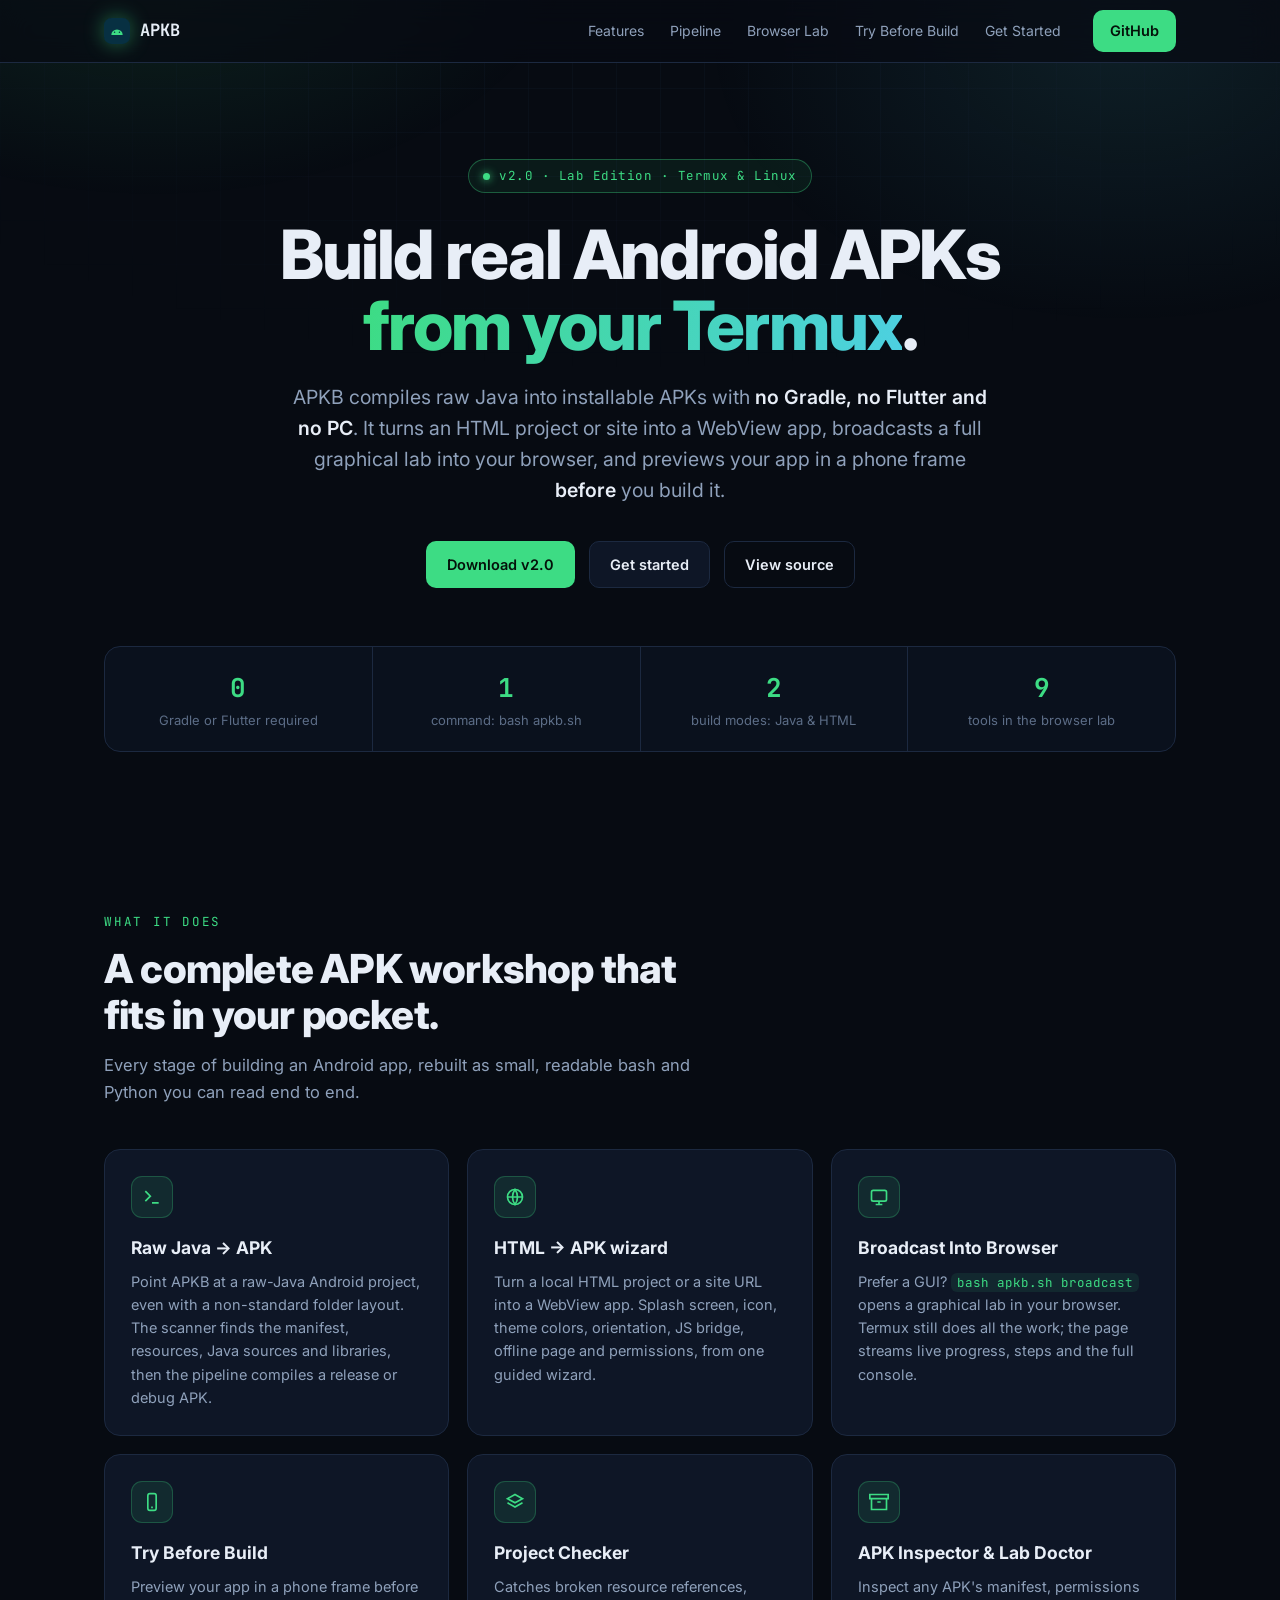
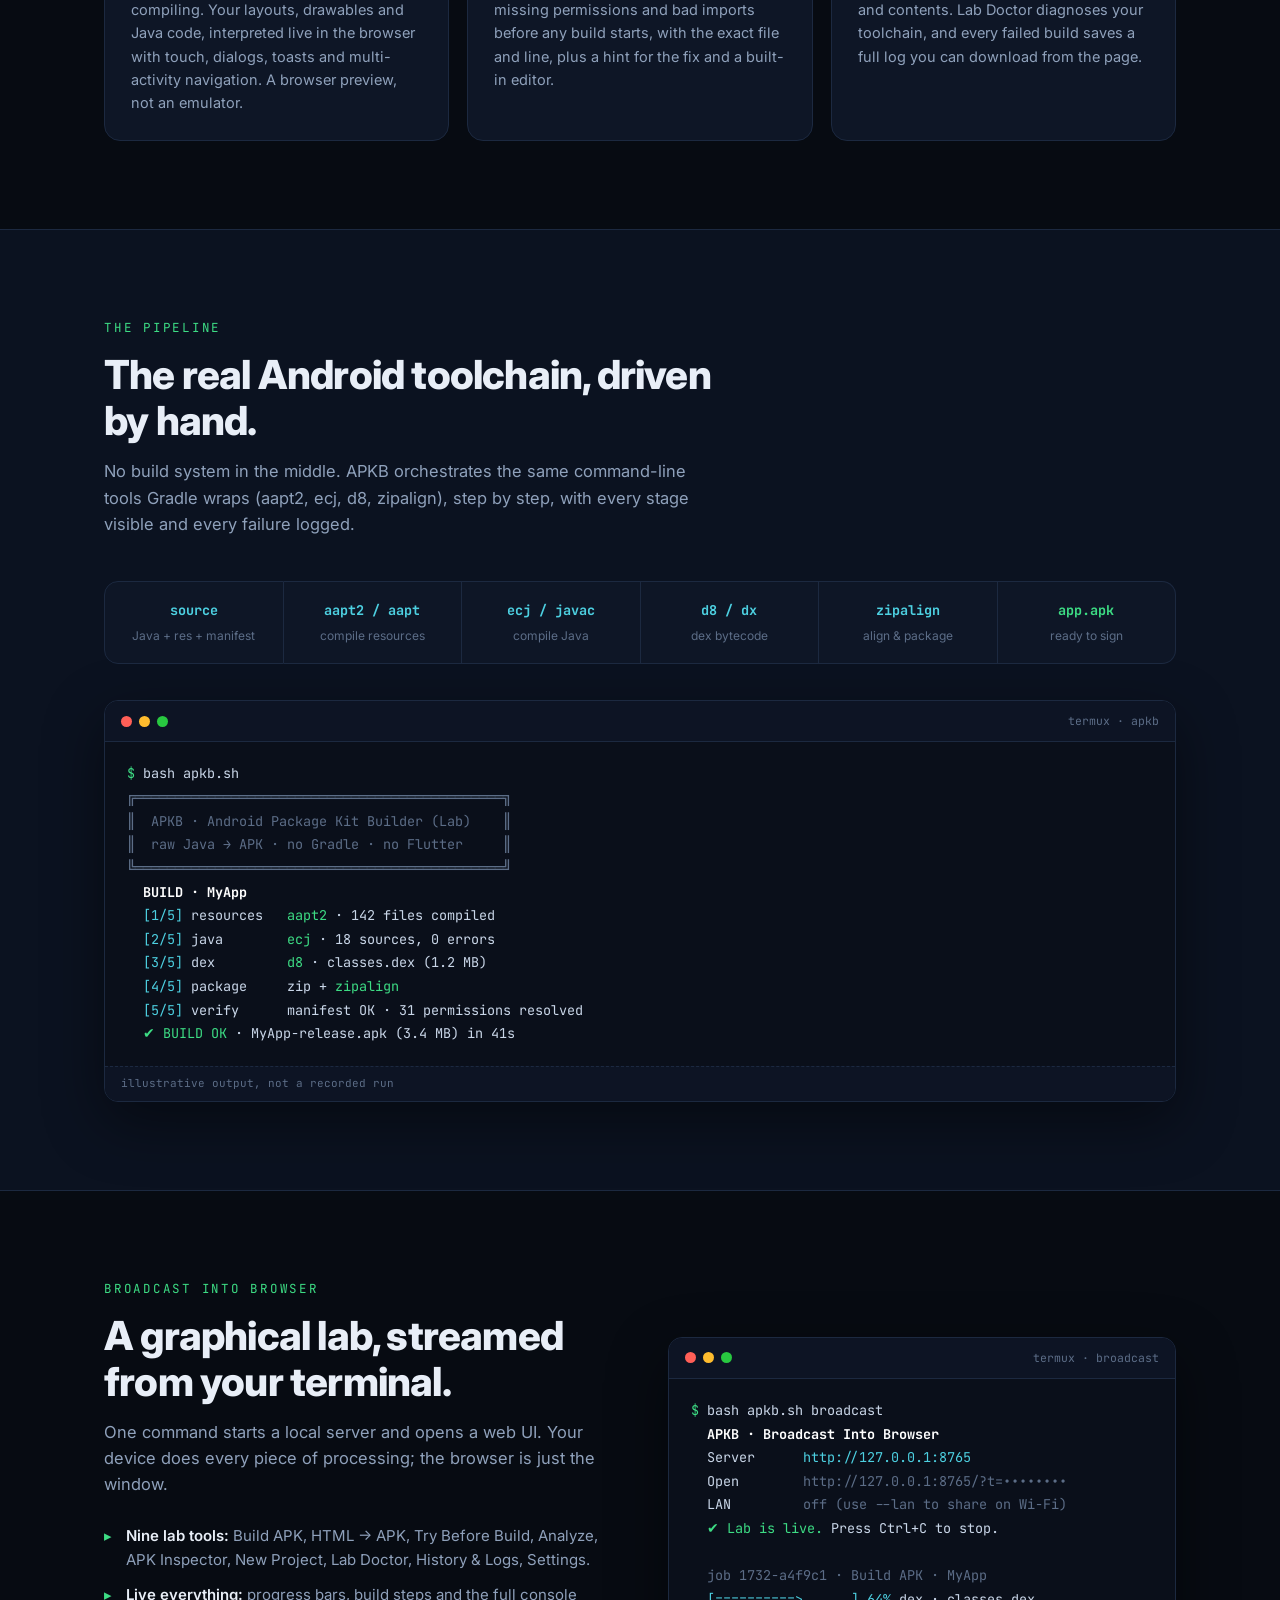
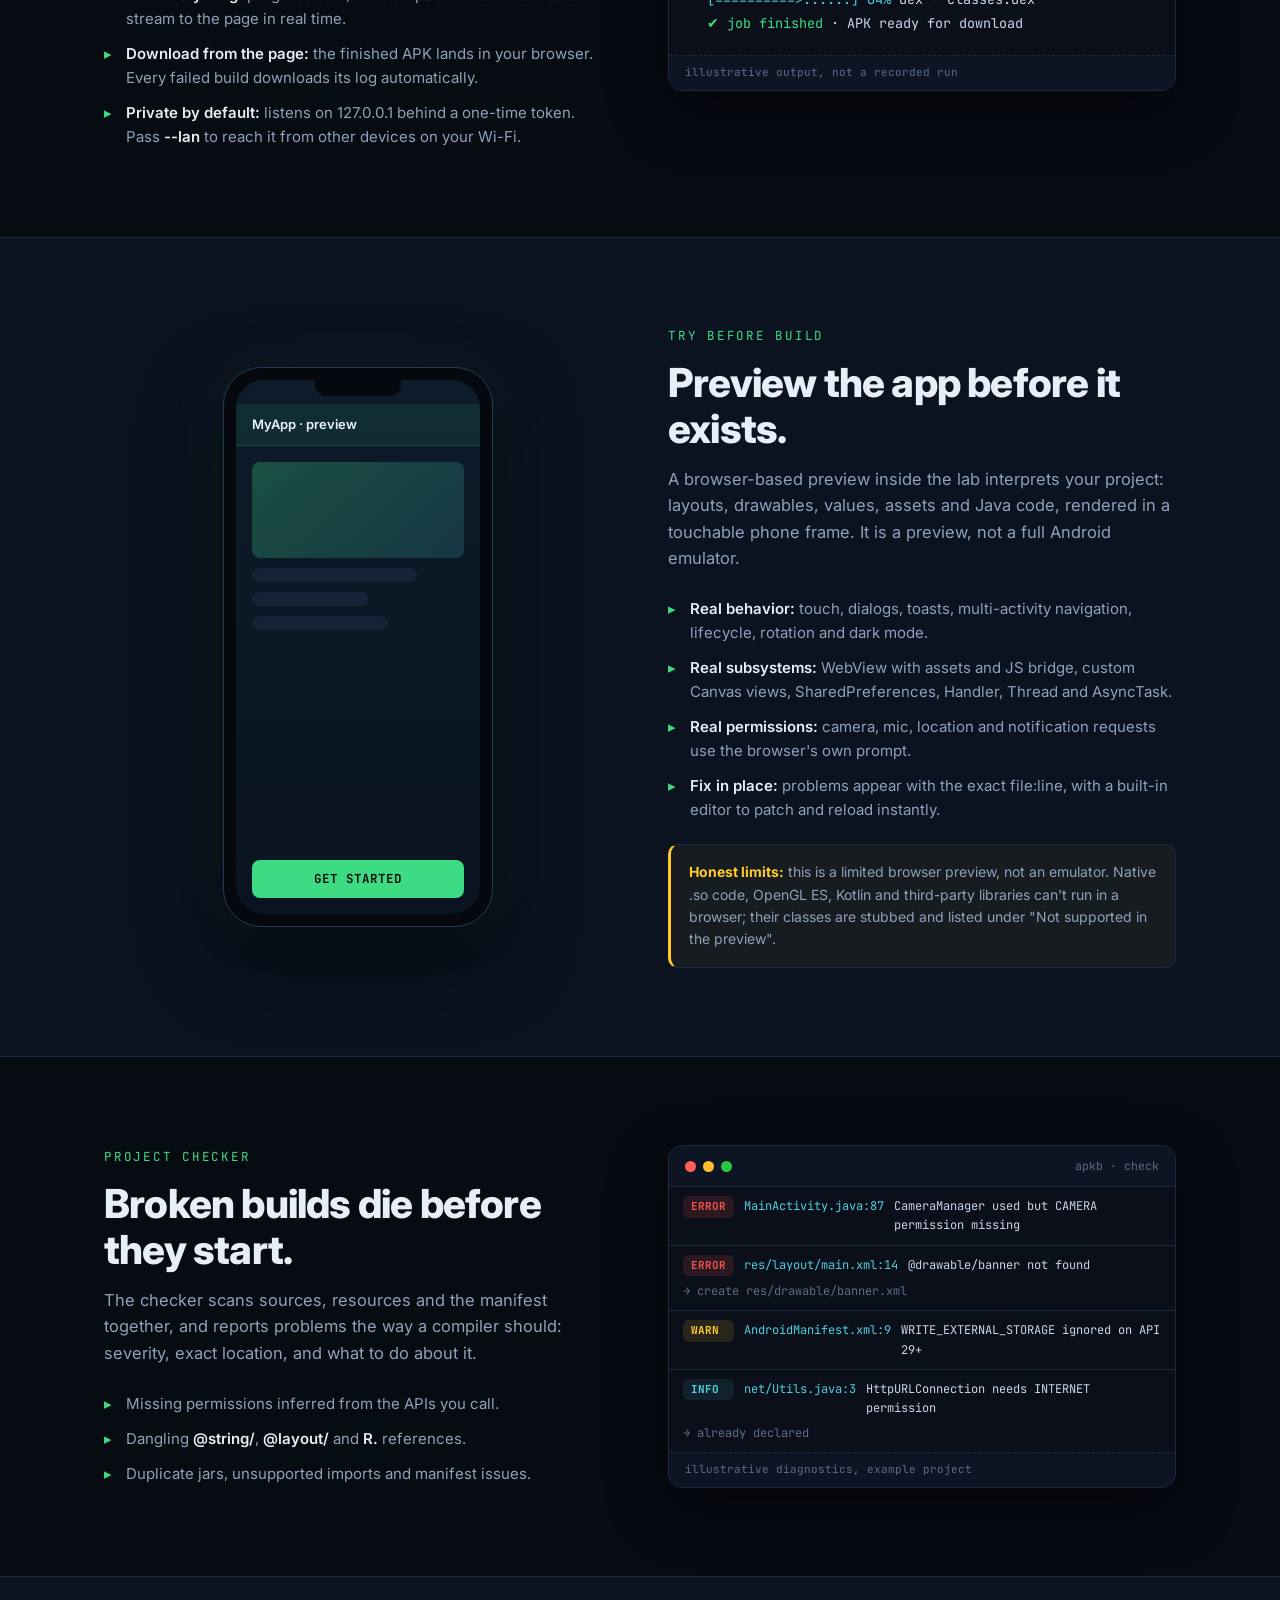
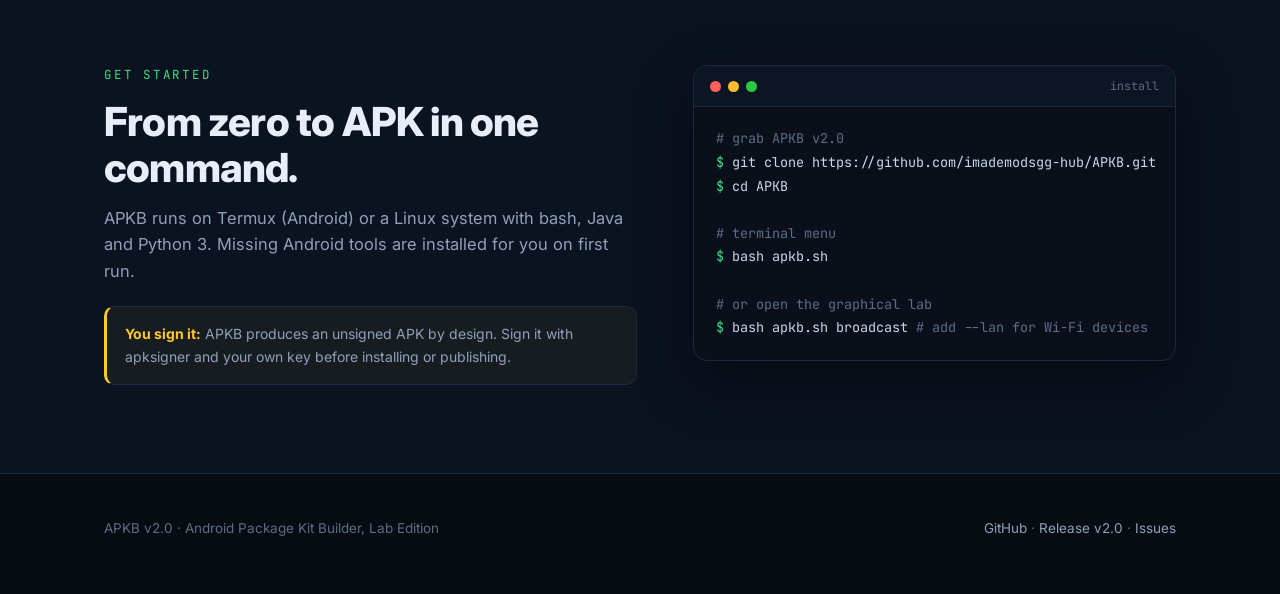
<file: docs/index.html>
<!doctype html>
<html lang="en">
<head>
<meta charset="utf-8">
<meta name="viewport" content="width=device-width, initial-scale=1">
<title>APKB · Build Android APKs from your Termux</title>
<meta name="description" content="APKB turns raw Java into installable Android APKs on Termux or Linux. No Gradle, no Flutter, no PC. With a browser lab and a phone simulator that runs your app before you build it.">
<link rel="icon" href="data:image/svg+xml,%3Csvg xmlns='http://www.w3.org/2000/svg' viewBox='0 0 32 32'%3E%3Crect width='32' height='32' rx='9' fill='%23073042'/%3E%3Cpath d='M9 21a7 7 0 0 1 14 0z' fill='%233DDC84'/%3E%3Ccircle cx='13' cy='17.6' r='.9' fill='%23073042'/%3E%3Ccircle cx='19' cy='17.6' r='.9' fill='%23073042'/%3E%3C/svg%3E">
<link rel="preconnect" href="https://fonts.googleapis.com">
<link rel="preconnect" href="https://fonts.gstatic.com" crossorigin>
<link href="https://fonts.googleapis.com/css2?family=Inter:wght@400;500;600;700;800&family=JetBrains+Mono:wght@400;500;700&display=swap" rel="stylesheet">
<style>
:root{
  --bg:#070b12; --bg2:#0b1220; --panel:#0e1626; --line:#1c2940;
  --ink:#e8eef7; --dim:#8fa1bb; --faint:#5c6d87;
  --green:#3ddc84; --green-deep:#0f9d58; --cyan:#4dd0e1; --amber:#ffca28; --red:#ef5350;
  --mono:'JetBrains Mono',ui-monospace,monospace;
}
*{margin:0;padding:0;box-sizing:border-box}
html{scroll-behavior:smooth}
body{background:var(--bg);color:var(--ink);font-family:'Inter',system-ui,sans-serif;line-height:1.6;overflow-x:hidden}
a{color:inherit;text-decoration:none}
.wrap{max-width:1120px;margin:0 auto;padding:0 24px}
.glow{position:fixed;inset:0;pointer-events:none;z-index:0;
  background:
    radial-gradient(700px 420px at 12% -6%, rgba(61,220,132,.12), transparent 60%),
    radial-gradient(700px 480px at 88% 4%, rgba(77,208,225,.10), transparent 60%);}
.grid-bg{position:fixed;inset:0;pointer-events:none;z-index:0;opacity:.5;
  background-image:linear-gradient(rgba(28,41,64,.35) 1px,transparent 1px),linear-gradient(90deg,rgba(28,41,64,.35) 1px,transparent 1px);
  background-size:44px 44px;
  mask-image:radial-gradient(ellipse 90% 55% at 50% 0%,#000 30%,transparent 75%);}
header.nav{position:sticky;top:0;z-index:10;backdrop-filter:blur(14px);background:rgba(7,11,18,.72);border-bottom:1px solid var(--line)}
.nav-in{display:flex;align-items:center;gap:14px;height:62px}
.logo{display:flex;align-items:center;gap:10px;font-family:var(--mono);font-weight:700;font-size:17px}
.logo svg{filter:drop-shadow(0 0 10px rgba(61,220,132,.45))}
.nav-links{margin-left:auto;display:flex;gap:26px;font-size:14px;color:var(--dim)}
.nav-links a:hover{color:var(--green)}
.btn{display:inline-flex;align-items:center;gap:8px;font-weight:600;font-size:14.5px;padding:11px 20px;border-radius:10px;border:1px solid var(--line);background:var(--panel);transition:.18s}
.btn:hover{transform:translateY(-1px);border-color:#2c3d5c}
.btn.primary{background:var(--green);color:#04120a;border-color:transparent}
.btn.primary:hover{box-shadow:0 6px 26px rgba(61,220,132,.35)}
.btn.ghost{background:transparent}
.nav-cta{margin-left:18px;padding:8px 16px}
.hero{position:relative;z-index:1;padding:96px 0 72px;text-align:center}
.eyebrow{display:inline-flex;align-items:center;gap:9px;font-family:var(--mono);font-size:12.5px;color:var(--green);border:1px solid rgba(61,220,132,.35);background:rgba(61,220,132,.07);padding:6px 14px;border-radius:999px;letter-spacing:.04em}
.eyebrow .dot{width:7px;height:7px;border-radius:50%;background:var(--green);box-shadow:0 0 8px var(--green)}
h1{font-size:clamp(40px,6.2vw,68px);font-weight:800;letter-spacing:-.03em;line-height:1.05;margin:26px auto 20px;max-width:840px}
h1 .g{background:linear-gradient(100deg,var(--green),var(--cyan));-webkit-background-clip:text;background-clip:text;color:transparent}
.lede{font-size:clamp(16px,2vw,19.5px);color:var(--dim);max-width:700px;margin:0 auto 34px}
.lede b{color:var(--ink);font-weight:600}
.cta{display:flex;gap:14px;justify-content:center;flex-wrap:wrap}
.stats{display:flex;gap:0;justify-content:center;flex-wrap:wrap;margin-top:58px;border:1px solid var(--line);border-radius:16px;background:rgba(14,22,38,.6);overflow:hidden}
.stat{padding:20px 34px;text-align:center;flex:1;min-width:170px}
.stat+.stat{border-left:1px solid var(--line)}
.stat .n{font-family:var(--mono);font-size:26px;font-weight:700;color:var(--green)}
.stat .l{font-size:13px;color:var(--faint);margin-top:2px}
section{position:relative;z-index:1;padding:88px 0}
.kicker{font-family:var(--mono);font-size:12.5px;letter-spacing:.14em;text-transform:uppercase;color:var(--green);margin-bottom:14px}
h2{font-size:clamp(28px,3.6vw,40px);font-weight:800;letter-spacing:-.02em;line-height:1.15;max-width:640px}
.sub{color:var(--dim);max-width:620px;margin-top:14px;font-size:16.5px}
.cards{display:grid;grid-template-columns:repeat(auto-fit,minmax(300px,1fr));gap:18px;margin-top:44px}
.card{background:var(--panel);border:1px solid var(--line);border-radius:16px;padding:26px;transition:.2s}
.card:hover{transform:translateY(-3px);border-color:rgba(61,220,132,.4);box-shadow:0 14px 40px rgba(0,0,0,.35)}
.card .ic{width:42px;height:42px;border-radius:11px;display:flex;align-items:center;justify-content:center;background:rgba(61,220,132,.1);border:1px solid rgba(61,220,132,.25);margin-bottom:16px}
.card h3{font-size:17.5px;font-weight:700;margin-bottom:8px}
.card p{font-size:14.5px;color:var(--dim)}
.card code{font-family:var(--mono);font-size:12.5px;background:rgba(61,220,132,.09);color:var(--green);padding:1px 6px;border-radius:6px}
.term{background:#0a0f1a;border:1px solid var(--line);border-radius:14px;overflow:hidden;box-shadow:0 20px 60px rgba(0,0,0,.45)}
.term-bar{display:flex;align-items:center;gap:7px;padding:11px 16px;border-bottom:1px solid var(--line);background:#0d1424}
.term-bar i{width:11px;height:11px;border-radius:50%;display:block}
.term-bar i:nth-child(1){background:#ff5f57}.term-bar i:nth-child(2){background:#febc2e}.term-bar i:nth-child(3){background:#28c840}
.term-bar span{margin-left:auto;font-family:var(--mono);font-size:11.5px;color:var(--faint)}
.term pre{padding:20px 22px;font-family:var(--mono);font-size:13.5px;line-height:1.75;overflow-x:auto;color:#c9d6e8}
.t-g{color:var(--green)}.t-c{color:var(--cyan)}.t-d{color:var(--faint)}.t-a{color:var(--amber)}.t-r{color:var(--red)}.t-w{color:#fff;font-weight:700}
.split{display:grid;grid-template-columns:1fr 1fr;gap:56px;align-items:center}
@media(max-width:900px){.split{grid-template-columns:1fr}.nav-links{display:none}}
.pipe{display:flex;align-items:stretch;gap:0;margin-top:44px;flex-wrap:wrap}
.step{flex:1;min-width:150px;background:var(--panel);border:1px solid var(--line);padding:18px 16px;text-align:center;position:relative}
.step:first-child{border-radius:14px 0 0 14px}
.step:last-child{border-radius:0 14px 14px 0}
.step+.step{border-left:none}
.step .t{font-family:var(--mono);font-size:13.5px;font-weight:700;color:var(--cyan)}
.step .d{font-size:12px;color:var(--faint);margin-top:4px}
.step.end .t{color:var(--green)}
@media(max-width:900px){.step{border-radius:0}.step:first-child{border-radius:14px 14px 0 0}.step:last-child{border-radius:0 0 14px 14px}.step+.step{border-left:1px solid var(--line);border-top:none}}
.phone{width:270px;height:560px;margin:0 auto;background:#05080e;border:1.5px solid #2a3a55;border-radius:38px;padding:12px;box-shadow:0 30px 80px rgba(0,0,0,.55),0 0 60px rgba(61,220,132,.08)}
.screen{height:100%;border-radius:28px;background:linear-gradient(180deg,#0d1b2a,#0a1420);overflow:hidden;display:flex;flex-direction:column}
.notch{height:24px;display:flex;justify-content:center;align-items:flex-start}
.notch i{width:86px;height:16px;background:#05080e;border-radius:0 0 12px 12px;display:block}
.appbar{padding:10px 16px;font-size:13px;font-weight:600;color:#eaf2ff;background:rgba(61,220,132,.09);border-bottom:1px solid rgba(61,220,132,.18)}
.screen .body{flex:1;padding:16px;display:flex;flex-direction:column;gap:10px}
.sk{border-radius:8px;background:#152238}
.sk.lg{height:96px;background:linear-gradient(135deg,rgba(61,220,132,.28),rgba(77,208,225,.16))}
.sk.md{height:14px;width:78%}
.sk.sm{height:14px;width:55%}
.sk.btn-row{height:38px;margin-top:auto;background:var(--green);display:flex;align-items:center;justify-content:center;color:#04120a;font-size:12.5px;font-weight:700;font-family:var(--mono)}
.feat-list{list-style:none;margin-top:26px;display:grid;gap:11px}
.feat-list li{position:relative;padding-left:22px;font-size:15px;color:var(--dim)}
.feat-list li::before{content:"▸";color:var(--green);font-weight:700;position:absolute;left:0;top:0}
.feat-list b{color:var(--ink);font-weight:600}
.checkline{display:flex;flex-wrap:wrap;gap:6px 10px;padding:9px 14px;border-bottom:1px solid var(--line);font-family:var(--mono);font-size:12px;align-items:baseline}
.term-cap{font-family:var(--mono);font-size:11px;color:var(--faint);padding:8px 16px;border-top:1px dashed var(--line);background:#0d1424}
.checkline:last-child{border-bottom:none}
.sev{flex-shrink:0;font-weight:700;font-size:11px;padding:2px 8px;border-radius:6px}
.sev.e{background:rgba(239,83,80,.14);color:var(--red)}
.sev.w{background:rgba(255,202,40,.12);color:var(--amber)}
.sev.i{background:rgba(77,208,225,.1);color:var(--cyan)}
.loc{color:var(--cyan)}
.checkline .msg{color:#c9d6e8;flex:1 1 220px;min-width:0;overflow-wrap:anywhere}
.checkline .hint{color:var(--faint);flex:1 1 140px;min-width:0;overflow-wrap:anywhere}
.getstart{display:grid;grid-template-columns:1.05fr .95fr;gap:56px;align-items:start}
@media(max-width:900px){.getstart{grid-template-columns:1fr}}
.note{border:1px solid var(--line);border-left:3px solid var(--amber);background:rgba(255,202,40,.05);border-radius:10px;padding:16px 18px;font-size:14px;color:var(--dim);margin-top:22px}
.note b{color:var(--amber)}
footer{border-top:1px solid var(--line);padding:44px 0 54px;position:relative;z-index:1}
.foot-in{display:flex;justify-content:space-between;gap:22px;flex-wrap:wrap;align-items:center;color:var(--faint);font-size:13.5px}
.foot-in a{color:var(--dim)}
.foot-in a:hover{color:var(--green)}
</style>
</head>
<body>
<div class="glow"></div>
<div class="grid-bg"></div>

<header class="nav">
  <div class="wrap nav-in">
    <a class="logo" href="#top">
      <svg width="26" height="26" viewBox="0 0 32 32"><rect width="32" height="32" rx="9" fill="#073042"/><path d="M9 21a7 7 0 0 1 14 0z" fill="#3DDC84"/><circle cx="13" cy="17.6" r=".9" fill="#073042"/><circle cx="19" cy="17.6" r=".9" fill="#073042"/></svg>
      APKB
    </a>
    <nav class="nav-links">
      <a href="#features">Features</a>
      <a href="#pipeline">Pipeline</a>
      <a href="#lab">Browser Lab</a>
      <a href="#try">Try Before Build</a>
      <a href="#start">Get Started</a>
    </nav>
    <a class="btn primary nav-cta" href="https://github.com/imademodsgg-hub/APKB">GitHub</a>
  </div>
</header>

<section class="hero" id="top">
  <div class="wrap">
    <span class="eyebrow"><span class="dot"></span> v2.0 · Lab Edition · Termux &amp; Linux</span>
    <h1>Build real Android APKs<br><span class="g">from your Termux</span>.</h1>
    <p class="lede">APKB compiles raw Java into installable APKs with <b>no Gradle, no Flutter and no PC</b>. It turns an HTML project or site into a WebView app, broadcasts a full graphical lab into your browser, and previews your app in a phone frame <b>before</b> you build it.</p>
    <div class="cta">
      <a class="btn primary" href="https://github.com/imademodsgg-hub/APKB/releases/tag/v2.0">Download v2.0</a>
      <a class="btn" href="#start">Get started</a>
      <a class="btn ghost" href="https://github.com/imademodsgg-hub/APKB">View source</a>
    </div>
    <div class="stats">
      <div class="stat"><div class="n">0</div><div class="l">Gradle or Flutter required</div></div>
      <div class="stat"><div class="n">1</div><div class="l">command: bash apkb.sh</div></div>
      <div class="stat"><div class="n">2</div><div class="l">build modes: Java &amp; HTML</div></div>
      <div class="stat"><div class="n">9</div><div class="l">tools in the browser lab</div></div>
    </div>
  </div>
</section>

<section id="features">
  <div class="wrap">
    <div class="kicker">What it does</div>
    <h2>A complete APK workshop that fits in your pocket.</h2>
    <p class="sub">Every stage of building an Android app, rebuilt as small, readable bash and Python you can read end to end.</p>
    <div class="cards">
      <div class="card">
        <div class="ic"><svg width="20" height="20" viewBox="0 0 24 24" fill="none" stroke="#3DDC84" stroke-width="2"><path d="M4 17l6-6-6-6M12 19h8"/></svg></div>
        <h3>Raw Java → APK</h3>
        <p>Point APKB at a raw-Java Android project, even with a non-standard folder layout. The scanner finds the manifest, resources, Java sources and libraries, then the pipeline compiles a release or debug APK.</p>
      </div>
      <div class="card">
        <div class="ic"><svg width="20" height="20" viewBox="0 0 24 24" fill="none" stroke="#3DDC84" stroke-width="2"><circle cx="12" cy="12" r="9"/><path d="M3 12h18M12 3a15 15 0 0 1 0 18 15 15 0 0 1 0-18z"/></svg></div>
        <h3>HTML → APK wizard</h3>
        <p>Turn a local HTML project or a site URL into a WebView app. Splash screen, icon, theme colors, orientation, JS bridge, offline page and permissions, from one guided wizard.</p>
      </div>
      <div class="card">
        <div class="ic"><svg width="20" height="20" viewBox="0 0 24 24" fill="none" stroke="#3DDC84" stroke-width="2"><rect x="3" y="4" width="18" height="13" rx="2"/><path d="M8 21h8M12 17v4"/></svg></div>
        <h3>Broadcast Into Browser</h3>
        <p>Prefer a GUI? <code>bash apkb.sh broadcast</code> opens a graphical lab in your browser. Termux still does all the work; the page streams live progress, steps and the full console.</p>
      </div>
      <div class="card">
        <div class="ic"><svg width="20" height="20" viewBox="0 0 24 24" fill="none" stroke="#3DDC84" stroke-width="2"><rect x="7" y="2" width="10" height="20" rx="2.5"/><path d="M11 18.5h2"/></svg></div>
        <h3>Try Before Build</h3>
        <p>Preview your app in a phone frame before compiling. Your layouts, drawables and Java code, interpreted live in the browser with touch, dialogs, toasts and multi-activity navigation. A browser preview, not an emulator.</p>
      </div>
      <div class="card">
        <div class="ic"><svg width="20" height="20" viewBox="0 0 24 24" fill="none" stroke="#3DDC84" stroke-width="2"><path d="M12 3l9 5-9 5-9-5 9-5zM3 13l9 5 9-5"/></svg></div>
        <h3>Project Checker</h3>
        <p>Catches broken resource references, missing permissions and bad imports before any build starts, with the exact file and line, plus a hint for the fix and a built-in editor.</p>
      </div>
      <div class="card">
        <div class="ic"><svg width="20" height="20" viewBox="0 0 24 24" fill="none" stroke="#3DDC84" stroke-width="2"><path d="M21 8v13H3V8M1 3h22v5H1zM10 12h4"/></svg></div>
        <h3>APK Inspector &amp; Lab Doctor</h3>
        <p>Inspect any APK's manifest, permissions and contents. Lab Doctor diagnoses your toolchain, and every failed build saves a full log you can download from the page.</p>
      </div>
    </div>
  </div>
</section>

<section id="pipeline" style="background:var(--bg2);border-top:1px solid var(--line);border-bottom:1px solid var(--line)">
  <div class="wrap">
    <div class="kicker">The pipeline</div>
    <h2>The real Android toolchain, driven by hand.</h2>
    <p class="sub">No build system in the middle. APKB orchestrates the same command-line tools Gradle wraps (aapt2, ecj, d8, zipalign), step by step, with every stage visible and every failure logged.</p>
    <div class="pipe">
      <div class="step"><div class="t">source</div><div class="d">Java + res + manifest</div></div>
      <div class="step"><div class="t">aapt2 / aapt</div><div class="d">compile resources</div></div>
      <div class="step"><div class="t">ecj / javac</div><div class="d">compile Java</div></div>
      <div class="step"><div class="t">d8 / dx</div><div class="d">dex bytecode</div></div>
      <div class="step"><div class="t">zipalign</div><div class="d">align &amp; package</div></div>
      <div class="step end"><div class="t">app.apk</div><div class="d">ready to sign</div></div>
    </div>
    <div class="term" style="margin-top:36px">
      <div class="term-bar"><i></i><i></i><i></i><span>termux · apkb</span></div>
      <pre><span class="t-g">$</span> bash apkb.sh
<span class="t-d">╔══════════════════════════════════════════════╗
║  APKB · Android Package Kit Builder (Lab)    ║
║  raw Java → APK · no Gradle · no Flutter     ║
╚══════════════════════════════════════════════╝</span>
<span class="t-w">  BUILD · MyApp</span>
<span class="t-c">  [1/5]</span> resources   <span class="t-g">aapt2</span> · 142 files compiled
<span class="t-c">  [2/5]</span> java        <span class="t-g">ecj</span> · 18 sources, 0 errors
<span class="t-c">  [3/5]</span> dex         <span class="t-g">d8</span> · classes.dex (1.2 MB)
<span class="t-c">  [4/5]</span> package     zip + <span class="t-g">zipalign</span>
<span class="t-c">  [5/5]</span> verify      manifest OK · 31 permissions resolved
<span class="t-g">  ✔ BUILD OK</span> · MyApp-release.apk (3.4 MB) in 41s</pre>
      <div class="term-cap">illustrative output, not a recorded run</div>
    </div>
  </div>
</section>

<section id="lab">
  <div class="wrap split">
    <div>
      <div class="kicker">Broadcast Into Browser</div>
      <h2>A graphical lab, streamed from your terminal.</h2>
      <p class="sub">One command starts a local server and opens a web UI. Your device does every piece of processing; the browser is just the window.</p>
      <ul class="feat-list">
        <li><b>Nine lab tools:</b> Build APK, HTML → APK, Try Before Build, Analyze, APK Inspector, New Project, Lab Doctor, History &amp; Logs, Settings.</li>
        <li><b>Live everything:</b> progress bars, build steps and the full console stream to the page in real time.</li>
        <li><b>Download from the page:</b> the finished APK lands in your browser. Every failed build downloads its log automatically.</li>
        <li><b>Private by default:</b> listens on 127.0.0.1 behind a one-time token. Pass <b>--lan</b> to reach it from other devices on your Wi-Fi.</li>
      </ul>
    </div>
    <div class="term">
      <div class="term-bar"><i></i><i></i><i></i><span>termux · broadcast</span></div>
      <pre><span class="t-g">$</span> bash apkb.sh broadcast
<span class="t-w">  APKB · Broadcast Into Browser</span>
  Server      <span class="t-c">http://127.0.0.1:8765</span>
  Open        <span class="t-d">http://127.0.0.1:8765/?t=••••••••</span>
  LAN         <span class="t-d">off (use --lan to share on Wi-Fi)</span>
<span class="t-g">  ✔ Lab is live.</span> Press Ctrl+C to stop.

<span class="t-d">  job 1732-a4f9c1 · Build APK · MyApp</span>
  <span class="t-c">[==========&gt;......] 64%</span> dex · classes.dex
<span class="t-g">  ✔ job finished</span> · APK ready for download</pre>
      <div class="term-cap">illustrative output, not a recorded run</div>
    </div>
  </div>
</section>

<section id="try" style="background:var(--bg2);border-top:1px solid var(--line);border-bottom:1px solid var(--line)">
  <div class="wrap split">
    <div class="phone">
      <div class="screen">
        <div class="notch"><i></i></div>
        <div class="appbar">MyApp · preview</div>
        <div class="body">
          <div class="sk lg"></div>
          <div class="sk md"></div>
          <div class="sk sm"></div>
          <div class="sk md" style="width:64%"></div>
          <div class="sk btn-row">GET STARTED</div>
        </div>
      </div>
    </div>
    <div>
      <div class="kicker">Try Before Build</div>
      <h2>Preview the app before it exists.</h2>
      <p class="sub">A browser-based preview inside the lab interprets your project: layouts, drawables, values, assets and Java code, rendered in a touchable phone frame. It is a preview, not a full Android emulator.</p>
      <ul class="feat-list">
        <li><b>Real behavior:</b> touch, dialogs, toasts, multi-activity navigation, lifecycle, rotation and dark mode.</li>
        <li><b>Real subsystems:</b> WebView with assets and JS bridge, custom Canvas views, SharedPreferences, Handler, Thread and AsyncTask.</li>
        <li><b>Real permissions:</b> camera, mic, location and notification requests use the browser's own prompt.</li>
        <li><b>Fix in place:</b> problems appear with the exact file:line, with a built-in editor to patch and reload instantly.</li>
      </ul>
      <div class="note"><b>Honest limits:</b> this is a limited browser preview, not an emulator. Native .so code, OpenGL ES, Kotlin and third-party libraries can't run in a browser; their classes are stubbed and listed under "Not supported in the preview".</div>
    </div>
  </div>
</section>

<section id="checker">
  <div class="wrap split">
    <div>
      <div class="kicker">Project Checker</div>
      <h2>Broken builds die before they start.</h2>
      <p class="sub">The checker scans sources, resources and the manifest together, and reports problems the way a compiler should: severity, exact location, and what to do about it.</p>
      <ul class="feat-list">
        <li>Missing permissions inferred from the APIs you call.</li>
        <li>Dangling <b>@string/</b>, <b>@layout/</b> and <b>R.</b> references.</li>
        <li>Duplicate jars, unsupported imports and manifest issues.</li>
      </ul>
    </div>
    <div class="term">
      <div class="term-bar"><i></i><i></i><i></i><span>apkb · check</span></div>
      <div>
        <div class="checkline"><span class="sev e">ERROR</span><span class="loc">MainActivity.java:87</span><span class="msg">CameraManager used but CAMERA permission missing</span></div>
        <div class="checkline"><span class="sev e">ERROR</span><span class="loc">res/layout/main.xml:14</span><span class="msg">@drawable/banner not found</span><span class="hint">→ create res/drawable/banner.xml</span></div>
        <div class="checkline"><span class="sev w">WARN&nbsp;</span><span class="loc">AndroidManifest.xml:9</span><span class="msg">WRITE_EXTERNAL_STORAGE ignored on API 29+</span></div>
        <div class="checkline"><span class="sev i">INFO&nbsp;</span><span class="loc">net/Utils.java:3</span><span class="msg">HttpURLConnection needs INTERNET permission</span><span class="hint">→ already declared</span></div>
      </div>
      <div class="term-cap">illustrative diagnostics, example project</div>
    </div>
  </div>
</section>

<section id="start" style="background:var(--bg2);border-top:1px solid var(--line)">
  <div class="wrap getstart">
    <div>
      <div class="kicker">Get started</div>
      <h2>From zero to APK in one command.</h2>
      <p class="sub">APKB runs on Termux (Android) or a Linux system with bash, Java and Python 3. Missing Android tools are installed for you on first run.</p>
      <div class="note"><b>You sign it:</b> APKB produces an unsigned APK by design. Sign it with apksigner and your own key before installing or publishing.</div>
    </div>
    <div class="term">
      <div class="term-bar"><i></i><i></i><i></i><span>install</span></div>
      <pre><span class="t-d"># grab APKB v2.0</span>
<span class="t-g">$</span> git clone https://github.com/imademodsgg-hub/APKB.git
<span class="t-g">$</span> cd APKB

<span class="t-d"># terminal menu</span>
<span class="t-g">$</span> bash apkb.sh

<span class="t-d"># or open the graphical lab</span>
<span class="t-g">$</span> bash apkb.sh broadcast <span class="t-d"># add --lan for Wi-Fi devices</span></pre>
    </div>
  </div>
</section>

<footer>
  <div class="wrap foot-in">
    <span>APKB v2.0 · Android Package Kit Builder, Lab Edition</span>
    <span><a href="https://github.com/imademodsgg-hub/APKB">GitHub</a> · <a href="https://github.com/imademodsgg-hub/APKB/releases/tag/v2.0">Release v2.0</a> · <a href="https://github.com/imademodsgg-hub/APKB/issues">Issues</a></span>
  </div>
</footer>
</body>
</html>
</file>
